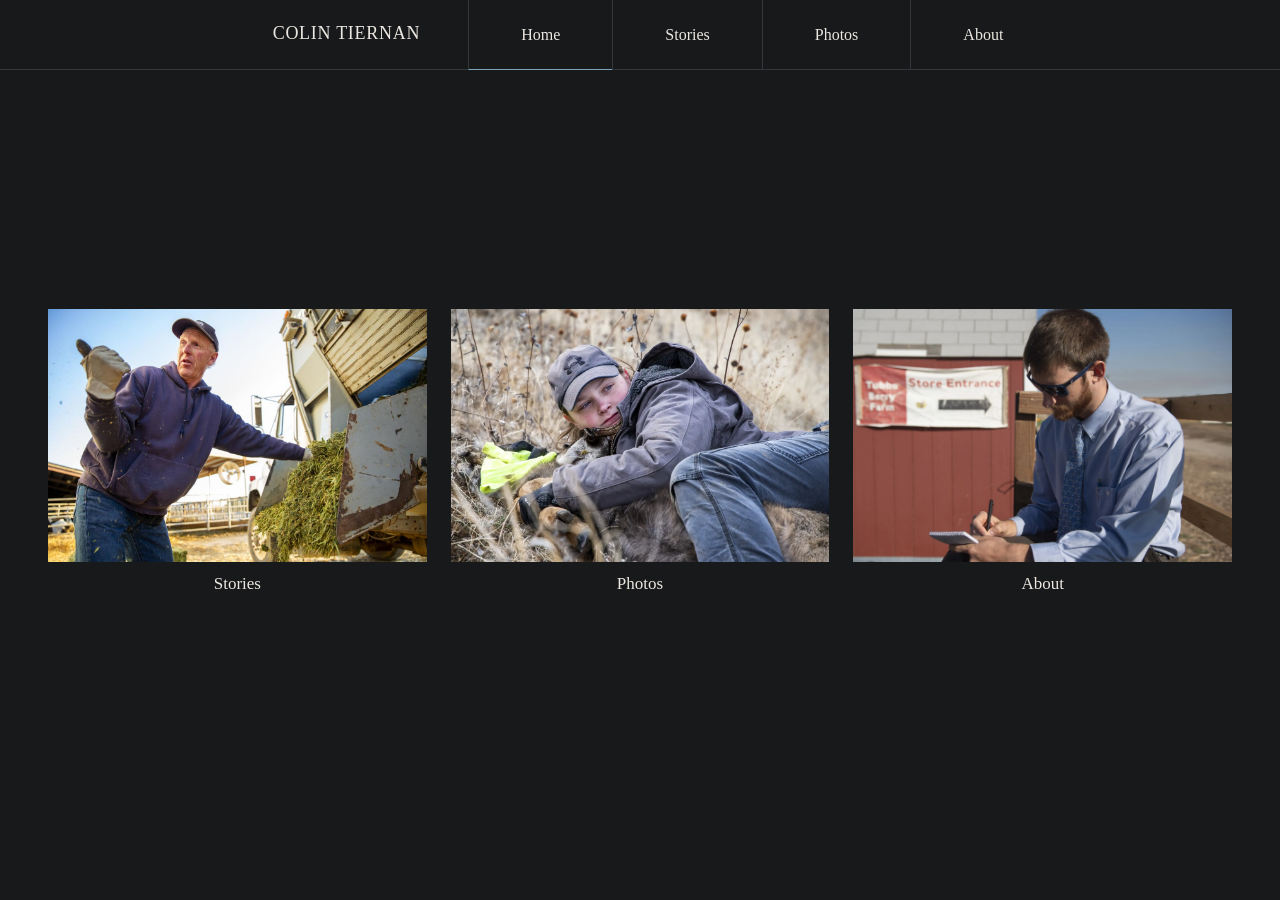
<file: index.html>
<!DOCTYPE html>
<html lang="en">
<head>
  <meta charset="utf-8">
  <meta name="viewport" content="width=device-width, initial-scale=1">
  <title>Colin Tiernan | Reporter and photographer</title>
  <meta name="description" content="Portfolio of Colin Tiernan, reporter and photographer.">
  <link rel="stylesheet" href="css/style.css">
  <link rel="icon" type="image/png" href="favicon.png">
  <link rel="apple-touch-icon" href="apple-touch-icon.png">
</head>
<body>
  <header class="site-header">
    <a href="index.html">
      <span class="site-name">Colin Tiernan</span>
    </a>
    <nav class="site-nav" aria-label="Main">
      <a href="index.html" aria-current="page">Home</a>
      <a href="stories.html">Stories</a>
      <a href="photos.html">Photos</a>
      <a href="about.html">About</a>
    </nav>
  </header>

  <main>
    <ul class="tiles">
      <li><a href="stories.html"><img src="thumbnails/too-much-milk.jpg" alt=""><span>Stories</span></a></li>
      <li><a href="photos.html"><img src="thumbnails/muleys-girl.webp" alt=""><span>Photos</span></a></li>
      <li><a href="about.html"><img src="thumbnails/me.webp" alt=""><span>About</span></a></li>
    </ul>
  </main>
</body>
</html>
</file>
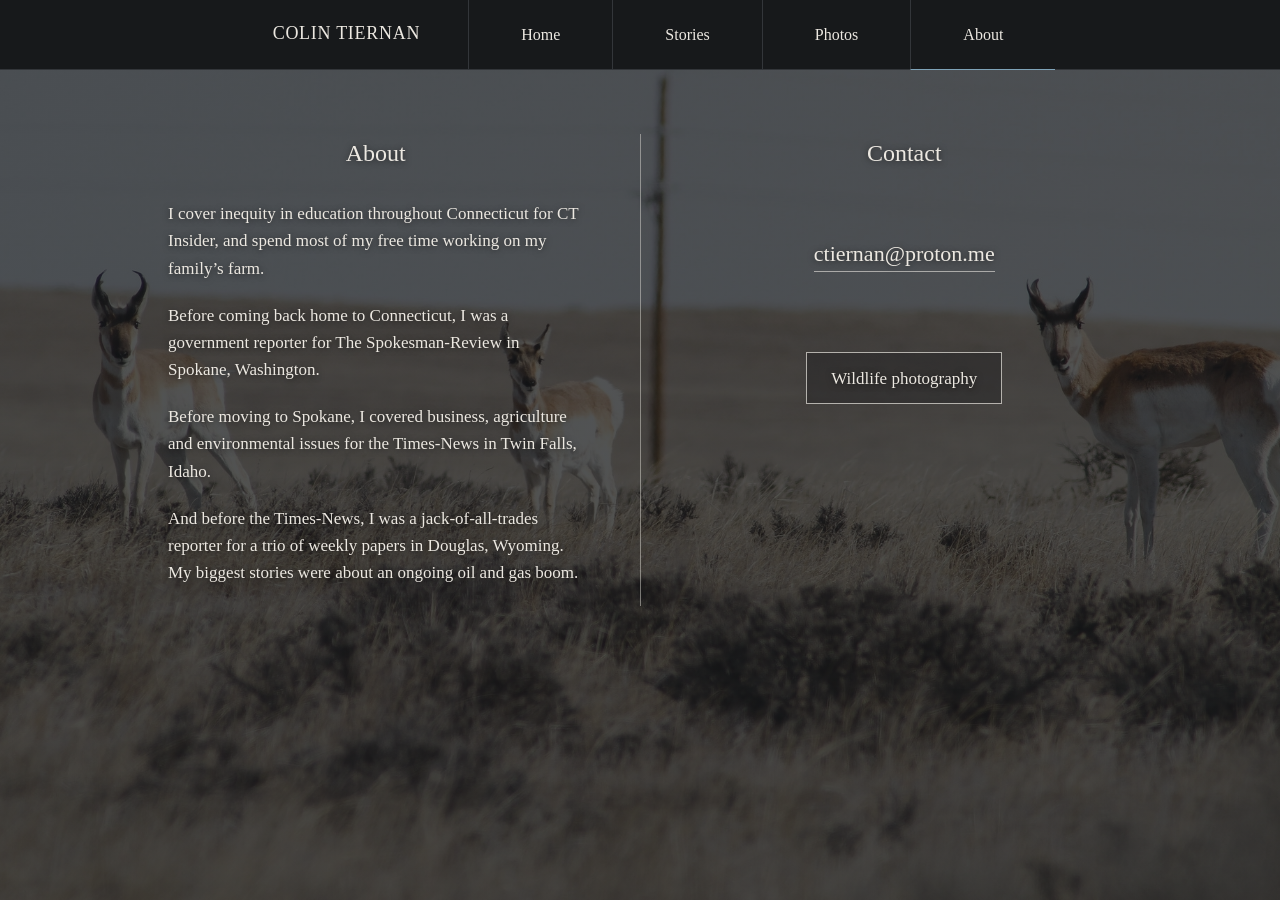
<file: about.html>
<!DOCTYPE html>
<html lang="en">
<head>
  <meta charset="utf-8">
  <meta name="viewport" content="width=device-width, initial-scale=1">
  <title>About | Colin Tiernan</title>
  <meta name="description" content="Colin Tiernan is a reporter and photojournalist who covers inequity in education in Connecticut for CT Insider.">
  <link rel="stylesheet" href="css/style.css">
  <link rel="icon" type="image/png" href="favicon.png">
  <link rel="apple-touch-icon" href="apple-touch-icon.png">
</head>
<body class="about-page">
  <header class="site-header">
    <a href="index.html">
      <span class="site-name">Colin Tiernan</span>
    </a>
    <nav class="site-nav" aria-label="Main">
      <a href="index.html">Home</a>
      <a href="stories.html">Stories</a>
      <a href="photos.html">Photos</a>
      <a href="about.html" aria-current="page">About</a>
    </nav>
  </header>

  <main class="about">
    <section class="about-text">
      <h2>About</h2>
      <p>I cover inequity in education throughout Connecticut for CT Insider, and spend most of my free time working on my family’s farm.</p>
      <p>Before coming back home to Connecticut, I was a government reporter for The Spokesman-Review in Spokane, Washington.</p>
      <p>Before moving to Spokane, I covered business, agriculture and environmental issues for the Times-News in Twin Falls, Idaho.</p>
      <p>And before the Times-News, I was a jack-of-all-trades reporter for a trio of weekly papers in Douglas, Wyoming. My biggest stories were about an ongoing oil and gas boom.</p>
    </section>

    <div class="about-divider" aria-hidden="true"></div>

    <section class="about-contact">
      <h2>Contact</h2>
      <a class="email" href="mailto:ctiernan@proton.me">ctiernan@proton.me</a>
      <div class="links">
        <a href="https://ctwildlife.github.io/photography/index.html" target="_blank" rel="noopener">Wildlife photography</a>
      </div>
    </section>
  </main>
</body>
</html>
</file>
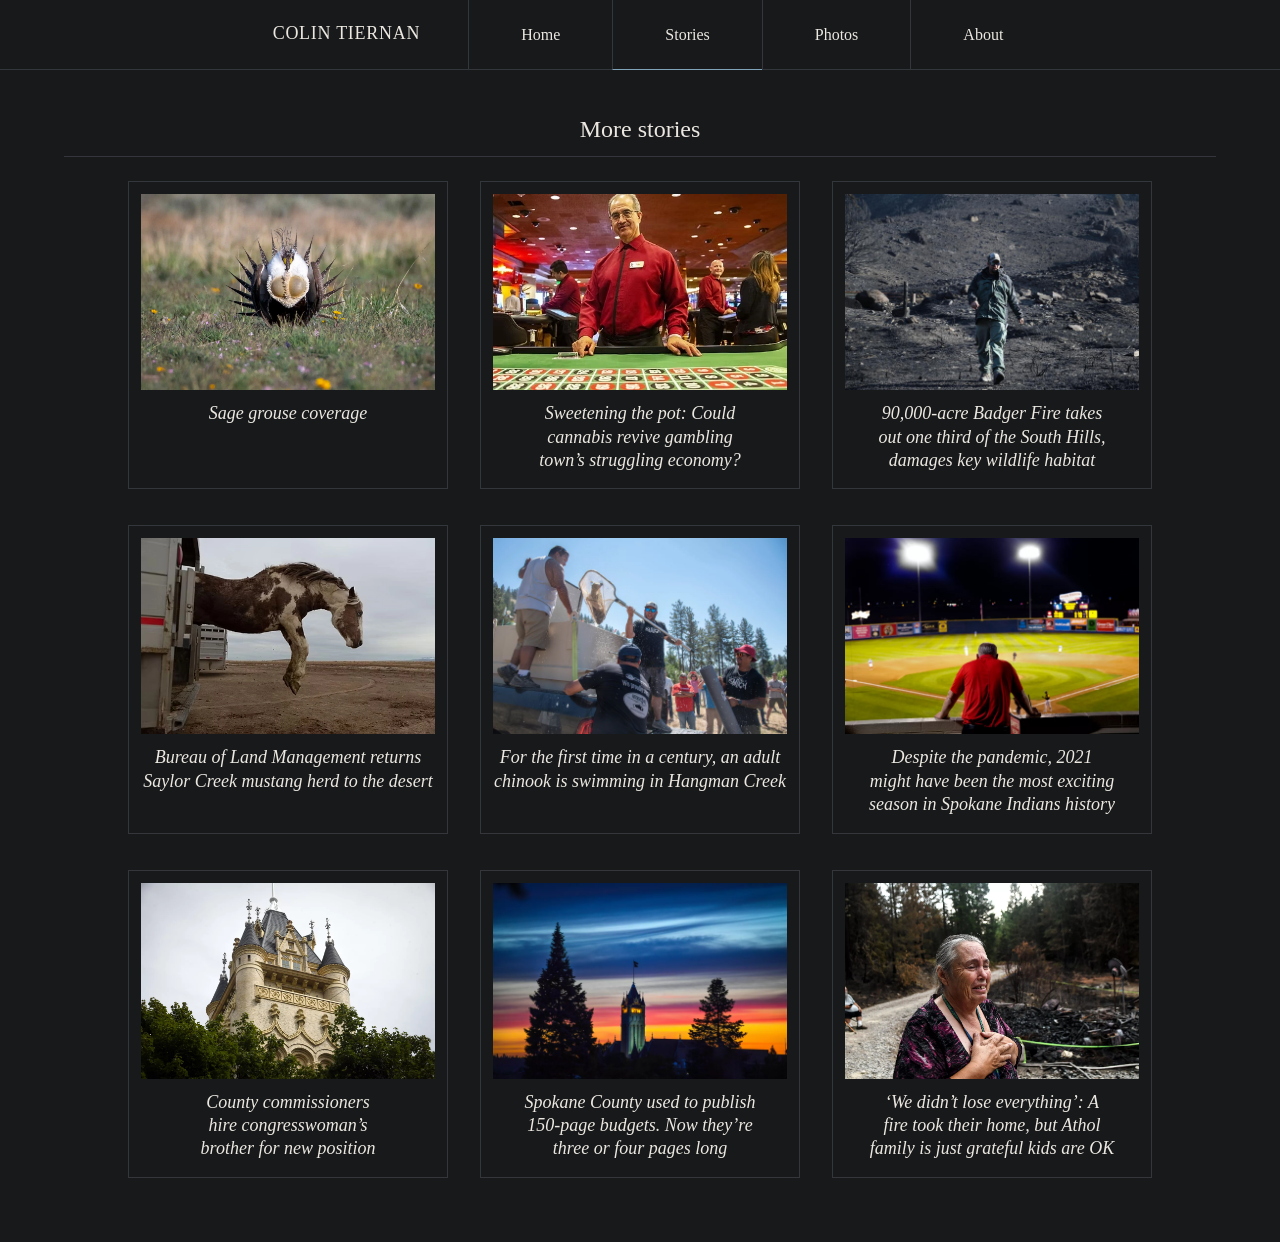
<file: more.html>
<!DOCTYPE html>
<html lang="en">
<head>
  <meta charset="utf-8">
  <meta name="viewport" content="width=device-width, initial-scale=1">
  <title>More stories | Colin Tiernan</title>
  <meta name="description" content="More reporting by Colin Tiernan.">
  <link rel="stylesheet" href="css/style.css">
  <link rel="icon" type="image/png" href="favicon.png">
  <link rel="apple-touch-icon" href="apple-touch-icon.png">
</head>
<body>
  <header class="site-header">
    <a href="index.html">
      <span class="site-name">Colin Tiernan</span>
    </a>
    <nav class="site-nav" aria-label="Main">
      <a href="index.html">Home</a>
      <a href="stories.html" aria-current="page">Stories</a>
      <a href="photos.html">Photos</a>
      <a href="about.html">About</a>
    </nav>
  </header>

  <main>
    <section class="beat">
      <h2>More stories</h2>
      <ul class="grid" id="stories"></ul>
    </section>
  </main>

  <script src="js/more-stories.js"></script>
  <script>
    const list = document.getElementById("stories");

    for (const s of MORE_STORIES) {
      const li = document.createElement("li");
      const a = document.createElement("a");
      a.className = "card";
      a.href = s.link;
      a.target = "_blank";
      a.rel = "noopener";

      const img = document.createElement("img");
      img.src = s.image;
      img.alt = "";
      img.loading = "lazy";

      const h3 = document.createElement("h3");
      h3.textContent = s.title;

      a.append(img, h3);
      li.append(a);
      list.append(li);
    }
  </script>
</body>
</html>
</file>
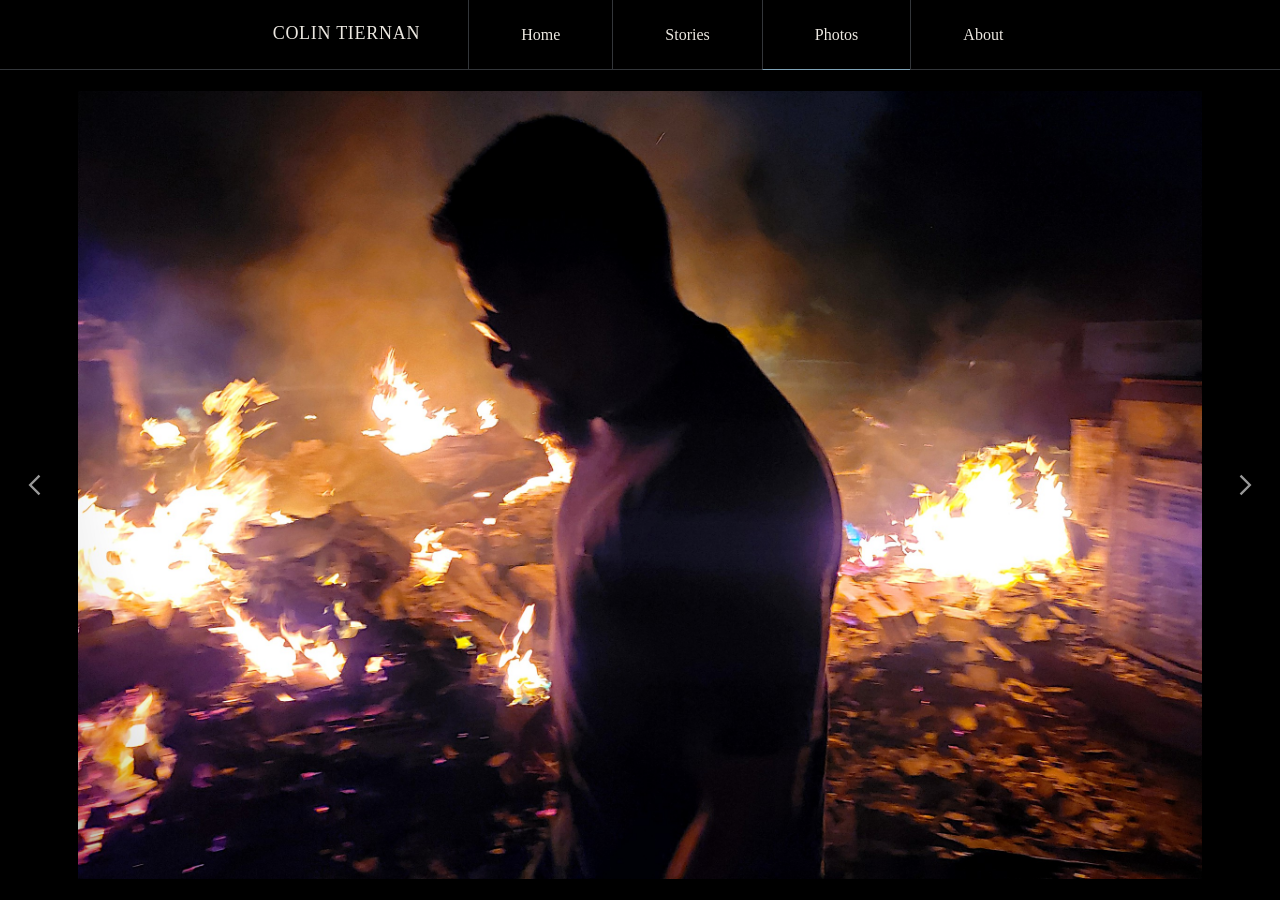
<file: photojournalism-dailies.html>
<!DOCTYPE html>
<html lang="en">
<head>
<meta charset="utf-8">
<meta name="viewport" content="width=device-width, initial-scale=1">
<link rel="stylesheet" href="css/style.css">
<link rel="stylesheet" href="css/gallery.css">
<link rel="icon" type="image/png" href="favicon.png">
<link rel="apple-touch-icon" href="apple-touch-icon.png">
<title>Dailies | Colin Tiernan</title>
</head>
<body class="pjg-page">
<header class="site-header">
  <a href="index.html"><span class="site-name">Colin Tiernan</span></a>
  <nav class="site-nav" aria-label="Main">
    <a href="index.html">Home</a>
    <a href="stories.html">Stories</a>
    <a href="photos.html" aria-current="page">Photos</a>
    <a href="about.html">About</a>
  </nav>
</header>
<div class="pjg-viewer">
  <button class="pjg-arrow" id="pjg-prev" aria-label="Previous photo">
    <svg viewBox="0 0 24 24" aria-hidden="true"><polyline points="15 4 7 12 15 20"/></svg>
  </button>
  <div class="pjg-stage">
    <div class="pjg-frame" id="pjg-frame">
      <img id="pjg-img" alt=""/>
      <div class="pjg-caption" id="pjg-caption">
        <div class="pjg-headline" id="pjg-headline"></div>
        <div class="pjg-text" id="pjg-text"></div>
      </div>
    </div>
  </div>
  <button class="pjg-arrow" id="pjg-next" aria-label="Next photo">
    <svg viewBox="0 0 24 24" aria-hidden="true"><polyline points="9 4 17 12 9 20"/></svg>
  </button>
</div>

<script>
  var photos = [{"src": "images/photography/dailies/01-cover-gray-fire.jpg", "headline": "Gray Fire ravages Medical Lake", "caption": "Isaiah Tonasket looks at the burning rubble of his family's home Friday night in Medical Lake. 'I cried a little bit, not gonna lie,' he said."}, {"src": "images/photography/dailies/02-gray-fire.jpg", "headline": "Gray Fire ravages Medical Lake", "caption": "Doctors Svetlana Cox, Brian Sweatt and Daniel Sim watch the Gray Fire on Friday from a hill in the middle of an alfalfa field near Eastern State Hospital. The Gray Fire destroyed over 200 homes, making it one of the most destructive fires in Washington history."}, {"src": "images/photography/dailies/02a-skater.jpg", "headline": "New Year's on ice", "caption": "A skater zips by on New Year's Eve while looping the Skate Ribbon at Riverfront Park in downtown Spokane."}, {"src": "images/photography/dailies/03-smoke.jpg", "headline": "Smoky hills", "caption": "Wildfire smoke casts a haze over the Palouse on July 22 near Wilbur."}, {"src": "images/photography/dailies/03a-black-friday.jpg", "headline": "Black Friday", "caption": "Jeffery Brendmoen stocks toys Friday at The General Store in Spokane."}, {"src": "images/photography/dailies/04-first-day-of-class-csi.jpg", "headline": "Back to school", "caption": "College of Southern Idaho student Madeline Wherry waits for class to begin Monday on the first day of the fall semester."}, {"src": "images/photography/dailies/06-sunset.jpg", "headline": "Saltese sunset", "caption": "A young couple, who chose to remain anonymous, watch the sunset Thursday from a high point in the Saltese Uplands Conservation Area southeast of Spokane Valley."}];

  var idx = 0;
  var img = document.getElementById("pjg-img");
  var cap = document.getElementById("pjg-caption");
  var head = document.getElementById("pjg-headline");
  var text = document.getElementById("pjg-text");
  var frame = document.getElementById("pjg-frame");

  img.addEventListener("load", function () { img.style.opacity = 1; });

  function preload(i) {
    var n = (i + photos.length) % photos.length;
    var p = new Image();
    p.src = photos[n].src;
  }

  function show(i) {
    idx = (i + photos.length) % photos.length;
    var p = photos[idx];
    img.style.opacity = 0;
    img.src = p.src;
    img.alt = p.headline || p.caption;
    head.textContent = p.headline;
    text.textContent = p.caption;
    cap.style.display = (p.headline || p.caption) ? "" : "none";
    frame.classList.remove("show-caption");
    preload(idx + 1);
    preload(idx - 1);
  }

  document.getElementById("pjg-prev").addEventListener("click", function () { show(idx - 1); });
  document.getElementById("pjg-next").addEventListener("click", function () { show(idx + 1); });

  document.addEventListener("keydown", function (e) {
    if (e.key === "ArrowLeft") show(idx - 1);
    if (e.key === "ArrowRight") show(idx + 1);
  });

  var startX = null;
  frame.addEventListener("touchstart", function (e) { startX = e.touches[0].clientX; }, { passive: true });
  frame.addEventListener("touchend", function (e) {
    if (startX === null) return;
    var dx = e.changedTouches[0].clientX - startX;
    startX = null;
    if (Math.abs(dx) > 50) show(dx > 0 ? idx - 1 : idx + 1);
  });

  if (window.matchMedia("(hover: none)").matches) {
    frame.addEventListener("click", function () { frame.classList.toggle("show-caption"); });
  }

  show(0);
</script>
</body>
</html>
</file>
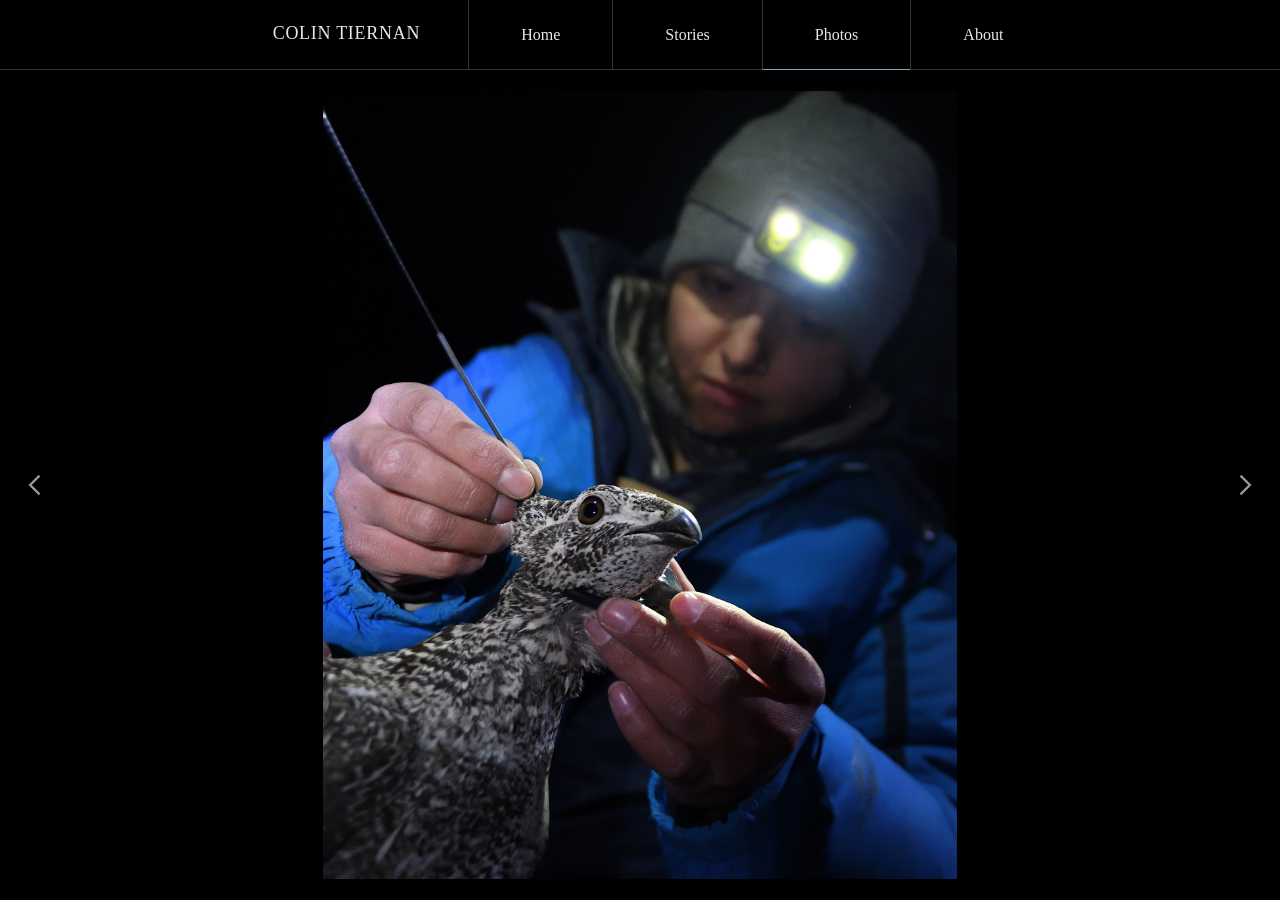
<file: photojournalism-environment.html>
<!DOCTYPE html>
<html lang="en">
<head>
<meta charset="utf-8">
<meta name="viewport" content="width=device-width, initial-scale=1">
<link rel="stylesheet" href="css/style.css">
<link rel="stylesheet" href="css/gallery.css">
<link rel="icon" type="image/png" href="favicon.png">
<link rel="apple-touch-icon" href="apple-touch-icon.png">
<title>Environment | Colin Tiernan</title>
</head>
<body class="pjg-page">
<header class="site-header">
  <a href="index.html"><span class="site-name">Colin Tiernan</span></a>
  <nav class="site-nav" aria-label="Main">
    <a href="index.html">Home</a>
    <a href="stories.html">Stories</a>
    <a href="photos.html" aria-current="page">Photos</a>
    <a href="about.html">About</a>
  </nav>
</header>
<div class="pjg-viewer">
  <button class="pjg-arrow" id="pjg-prev" aria-label="Previous photo">
    <svg viewBox="0 0 24 24" aria-hidden="true"><polyline points="15 4 7 12 15 20"/></svg>
  </button>
  <div class="pjg-stage">
    <div class="pjg-frame" id="pjg-frame">
      <img id="pjg-img" alt=""/>
      <div class="pjg-caption" id="pjg-caption">
        <div class="pjg-headline" id="pjg-headline"></div>
        <div class="pjg-text" id="pjg-text"></div>
      </div>
    </div>
  </div>
  <button class="pjg-arrow" id="pjg-next" aria-label="Next photo">
    <svg viewBox="0 0 24 24" aria-hidden="true"><polyline points="9 4 17 12 9 20"/></svg>
  </button>
</div>

<script>
  var photos = [{"src": "images/photography/environment/01-sage-grouse.jpg", "headline": "Grazing and grouse", "caption": "Wildlife technician Sam Siller makes sure a radio collar fits snugly around a sage grouse hen's neck March 18 west of Rogerson. Siller is part of a capture team collecting data for a 10-year research project looking at the impact of livestock grazing on sage grouse."}, {"src": "images/photography/environment/01a-pronghorn.jpg", "headline": "Where do the antelope play?", "caption": "Ryan Walrath (left) and Jon Prokott of Idaho Fish and Game process a pronghorn Aug. 8 near Bellevue. Fish and Game is collaring pronghorn in order to track them and gather new information on migration patterns."}, {"src": "images/photography/environment/02a-badger.jpg", "headline": "What happened at the Badger Fire?", "caption": "USFS district wildlife biologist Scott Soletti walks Oct. 9 over land charred by the Badger Fire. The 90,000-acre burn will likely have some positive impacts, but loss of habitat could pose major challenges for several wildlife species."}, {"src": "images/photography/environment/02b-badger.jpg", "headline": "What happened at the Badger Fire?", "caption": "Firefighters on the BAER (Burn Area Emergency Response) team talk to Scott Soletti on Oct. 9. The BAER team spent about a week in the South Hills after the Badger Fire, removing snags and assessing the damage."}, {"src": "images/photography/environment/03-badger.jpg", "headline": "What happened at the Badger Fire?", "caption": "USFS district biologist Scott Soletti surveys the damage caused by the Badger Fire Oct. 9 along Rock Creek in the South Hills."}, {"src": "images/photography/environment/04-ranchers.jpg", "headline": "Blacker pastures", "caption": "Doug Pickett (left) and his son Strom sort bulls Dec. 22 during a snow flurry at their ranch near Oakley. The Badger Fire killed more than a hundred sheep and cows and burned thousands of acres of rangeland."}, {"src": "images/photography/environment/05a-muleys.jpg", "headline": "Catching deer in the desert", "caption": "Idaho Fish Game Wildlife Biologist Brandon Tycz carries poles Friday to a mule deer capture site near King Hill."}, {"src": "images/photography/environment/05b-muleys.jpg", "headline": "Catching deer in the desert", "caption": "Reservist Glenn McNally (left) and habitat biologist Terry Gregory put up a drive net Friday at a capture site near King Hill. A helicopter herds mule deer into the nets, then a capture team quickly grabs them and puts a GPS tracking collar around the fawns' necks."}, {"src": "images/photography/environment/05c-cover-muleys.jpg", "headline": "Catching deer in the desert", "caption": "Wildlife technician Amy Hilger holds a mule deer tight Friday at a capture site near King Hill. Idaho Fish and Game collars mule deer fawns in order to monitor winter survival rates."}, {"src": "images/photography/environment/05d-muleys.jpg", "headline": "Catching deer in the desert", "caption": "Richard Bean pulls a mule deer fawn out of a net at a capture site Friday while Nick Robatcek looks on. Thousands of mule deer spend the winter in the desert near King Hill."}, {"src": "images/photography/environment/06-burn.jpg", "headline": "A good burn", "caption": "U.S. Forest Service District Wildlife Biologist Scott Soletti uses a drip torch at a prescribed burn Sept. 25 in the South Hills. Last week's 67-acre fire was small compared to the large burns the USFS has planned, but helped firefighters train for larger projects."}, {"src": "images/photography/environment/07a-pinyon.jpg", "headline": "The pinyon pine mystery", "caption": "U.S. Forest Service Plant Pathologist Angel Saavedra digs out the roots of a young, dead pinyon pine tree in late August at Castle Rocks State Park. Pinyon pines appear to be dying faster than usual at City of Rocks National Reserve and Castle Rocks State Park, prompting concern from park leaders."}, {"src": "images/photography/environment/07b-pinyon.jpg", "headline": "The pinyon pine mystery", "caption": "Angel Saavedra scrapes at the bark of a pinyon pine at Castle Rocks State Park near Almo. Pinyon pines \"pitch\" gobs of sap when Ips beetles start feeding on their inner bark in an effort to expel the invaders."}, {"src": "images/photography/environment/07c-pinyon.jpg", "headline": "The pinyon pine mystery", "caption": "Angel Saavedra holds an Ips beetle larva that he gouged out of a dead pinyon pine. The beetle is a native species that feeds on the inner bark of trees."}, {"src": "images/photography/environment/07d-pinyon.jpg", "headline": "The pinyon pine mystery", "caption": "Maria Newcomb, a US Forest Service plant pathologist, examines a young pinyon pine at Castle Rocks State Park."}, {"src": "images/photography/environment/Bats%201.jpg", "headline": "Batmen", "caption": "Washington Department of Fish and Wildlife biologist Michael Atamian prepares a drone before the start of a bat survey June 15 at an abandoned ranch house in remote Lincoln County."}, {"src": "images/photography/environment/best%20bats.jpg", "headline": "Batmen", "caption": "Washington Department of Fish and Wildlife biologists Carrie Lowe, left, and Michael Atamian go over the results of a bat count June 15 at an abandoned ranch house in remote Lincoln County."}];

  var idx = 0;
  var img = document.getElementById("pjg-img");
  var cap = document.getElementById("pjg-caption");
  var head = document.getElementById("pjg-headline");
  var text = document.getElementById("pjg-text");
  var frame = document.getElementById("pjg-frame");

  img.addEventListener("load", function () { img.style.opacity = 1; });

  function preload(i) {
    var n = (i + photos.length) % photos.length;
    var p = new Image();
    p.src = photos[n].src;
  }

  function show(i) {
    idx = (i + photos.length) % photos.length;
    var p = photos[idx];
    img.style.opacity = 0;
    img.src = p.src;
    img.alt = p.headline || p.caption;
    head.textContent = p.headline;
    text.textContent = p.caption;
    cap.style.display = (p.headline || p.caption) ? "" : "none";
    frame.classList.remove("show-caption");
    preload(idx + 1);
    preload(idx - 1);
  }

  document.getElementById("pjg-prev").addEventListener("click", function () { show(idx - 1); });
  document.getElementById("pjg-next").addEventListener("click", function () { show(idx + 1); });

  document.addEventListener("keydown", function (e) {
    if (e.key === "ArrowLeft") show(idx - 1);
    if (e.key === "ArrowRight") show(idx + 1);
  });

  var startX = null;
  frame.addEventListener("touchstart", function (e) { startX = e.touches[0].clientX; }, { passive: true });
  frame.addEventListener("touchend", function (e) {
    if (startX === null) return;
    var dx = e.changedTouches[0].clientX - startX;
    startX = null;
    if (Math.abs(dx) > 50) show(dx > 0 ? idx - 1 : idx + 1);
  });

  if (window.matchMedia("(hover: none)").matches) {
    frame.addEventListener("click", function () { frame.classList.toggle("show-caption"); });
  }

  show(0);
</script>
</body>
</html>
</file>
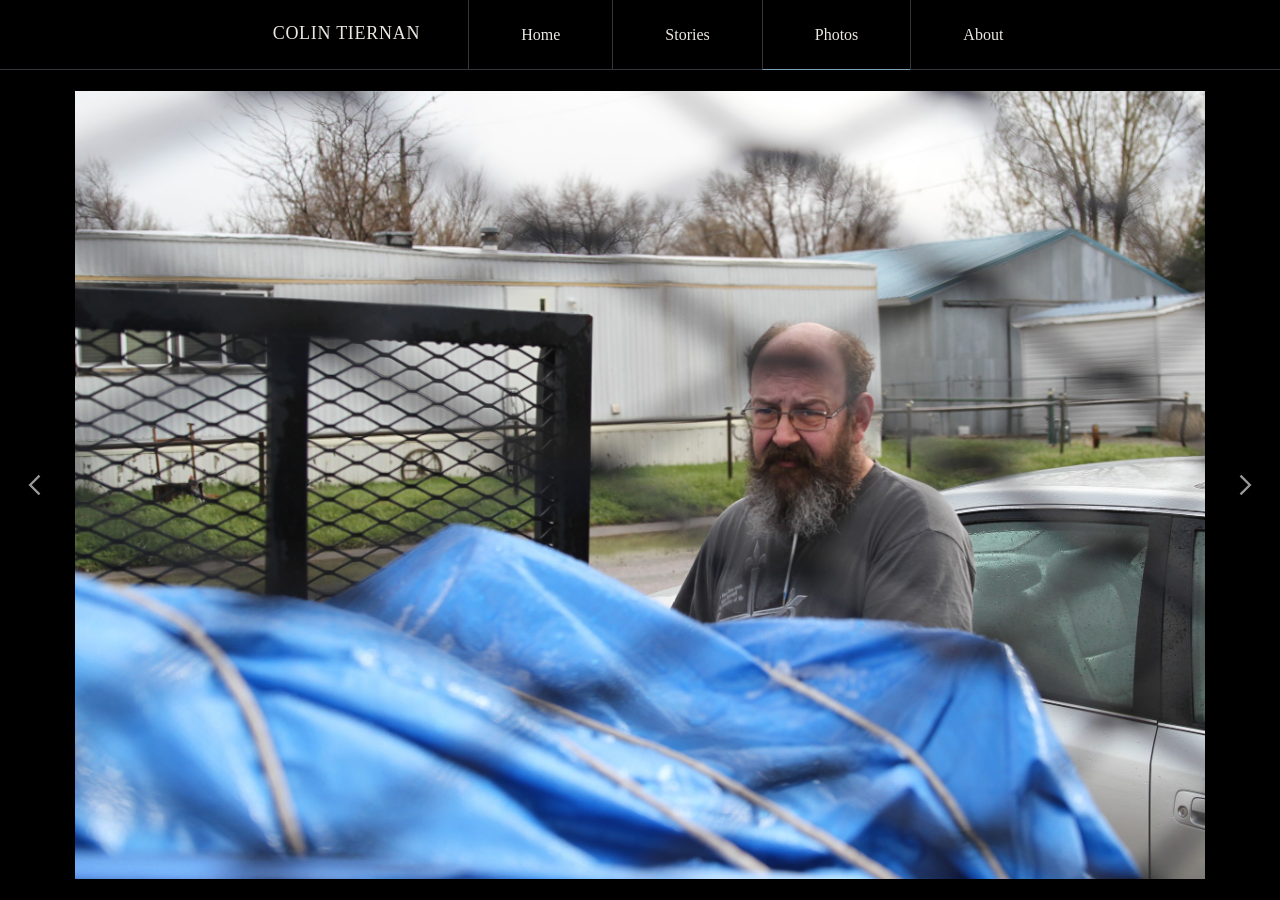
<file: photojournalism-features.html>
<!DOCTYPE html>
<html lang="en">
<head>
<meta charset="utf-8">
<meta name="viewport" content="width=device-width, initial-scale=1">
<link rel="stylesheet" href="css/style.css">
<link rel="stylesheet" href="css/gallery.css">
<link rel="icon" type="image/png" href="favicon.png">
<link rel="apple-touch-icon" href="apple-touch-icon.png">
<title>Features | Colin Tiernan</title>
</head>
<body class="pjg-page">
<header class="site-header">
  <a href="index.html"><span class="site-name">Colin Tiernan</span></a>
  <nav class="site-nav" aria-label="Main">
    <a href="index.html">Home</a>
    <a href="stories.html">Stories</a>
    <a href="photos.html" aria-current="page">Photos</a>
    <a href="about.html">About</a>
  </nav>
</header>
<div class="pjg-viewer">
  <button class="pjg-arrow" id="pjg-prev" aria-label="Previous photo">
    <svg viewBox="0 0 24 24" aria-hidden="true"><polyline points="15 4 7 12 15 20"/></svg>
  </button>
  <div class="pjg-stage">
    <div class="pjg-frame" id="pjg-frame">
      <img id="pjg-img" alt=""/>
      <div class="pjg-caption" id="pjg-caption">
        <div class="pjg-headline" id="pjg-headline"></div>
        <div class="pjg-text" id="pjg-text"></div>
      </div>
    </div>
  </div>
  <button class="pjg-arrow" id="pjg-next" aria-label="Next photo">
    <svg viewBox="0 0 24 24" aria-hidden="true"><polyline points="9 4 17 12 9 20"/></svg>
  </button>
</div>

<script>
  var photos = [{"src": "images/photography/features/01a-cover-walt.jpg", "headline": "Goodbye Glenrock", "caption": "Walt Peterson, a lifelong resident of Glenrock, packs all of his family's possessions into a trailer attached to his Jeep. The Danaher subdivision is being rezoned, forcing most of its mobile home owners to leave town. The Petersons are abandoning their home of 20 years to move to Alabama."}, {"src": "images/photography/features/03a-louis.jpg", "headline": "Walking by faith", "caption": "Louis Grimes has been walking America by foot for decades. He's still preaching, but after losing his sight, he's settled down in Douglas."}, {"src": "images/photography/features/03b-louis.jpg", "headline": "Walking by faith", "caption": "Grimes sits in his apartment and places one of his well-worn Bibles in front of a machine that reads text aloud to him. After reading the Bible nightly for much of his life, Grimes has large sections of it memorized."}, {"src": "images/photography/features/03c-louis.jpg", "headline": "Walking by faith", "caption": "Grimes feels the pages of his two Bibles."}, {"src": "images/photography/features/03d-louis.jpg", "headline": "Walking by faith", "caption": "Despite being blind, Grimes decorated a tree for Christmas and placed it in his window."}, {"src": "images/photography/features/04-carl.jpg", "headline": "Mothing to boast of", "caption": "Carl Barrentine examines a moth attracted to one of his ultraviolet lights Sept. 1, 2022, in his Spokane backyard. Barrentine captures moths every night from March through November and documents his findings. He's one of the world's most prolific moth-ers and has observed dozens of species entomologists hadn't previously recorded in the Inland Northwest."}, {"src": "images/photography/features/05-bob.jpg", "headline": "Bloomsday", "caption": "Bob Felton jogs through a covered bridge March 24 in Newport, New Hampshire to stage a photo. Felton runs in Bloomsday — Spokane's annual road race — every year despite moving away more than 20 years ago."}, {"src": "images/photography/features/06-east-hartford.jpg", "headline": "High expectations", "caption": "Fourth graders Catarina Catorze, left, and Emily Rivera work on math problems Sept. 24 at Langford Elementary School in East Hartford. Over the last 10 years, East Hartford's test scores have improved dramatically."}, {"src": "images/photography/features/06a-east-hartford.jpg", "headline": "High expectations", "caption": "Fourth grade teacher Emma Kerr gives her students instructions Sept. 24 before sending them off to learn about fractions at Langford Elementary School in East Hartford."}, {"src": "images/photography/features/06b-east-hartford.jpg", "headline": "High expecations", "caption": "Fourth graders Eviana Gonzalez and Zoee Gilles match up equivalent fractions Sept. 24 at Langford Elementary School in East Hartford."}, {"src": "images/photography/features/06c-east-hartford.jpg", "headline": "High expecations", "caption": "Fourth grade teacher Amy Cancellieri helps Zoee Gilles, left, and Eviana Gonzalez work through fraction problems Sept. 24 at Langford Elementary School in East Hartford."}, {"src": "images/photography/features/06d-east-hartford.jpg", "headline": "High expectations", "caption": "Fourth grader Jason Oteng uses a magnet to stick his packet of math problems to a whiteboard Sept. 24 at Langford Elementary School in East Hartford."}];

  var idx = 0;
  var img = document.getElementById("pjg-img");
  var cap = document.getElementById("pjg-caption");
  var head = document.getElementById("pjg-headline");
  var text = document.getElementById("pjg-text");
  var frame = document.getElementById("pjg-frame");

  img.addEventListener("load", function () { img.style.opacity = 1; });

  function preload(i) {
    var n = (i + photos.length) % photos.length;
    var p = new Image();
    p.src = photos[n].src;
  }

  function show(i) {
    idx = (i + photos.length) % photos.length;
    var p = photos[idx];
    img.style.opacity = 0;
    img.src = p.src;
    img.alt = p.headline || p.caption;
    head.textContent = p.headline;
    text.textContent = p.caption;
    cap.style.display = (p.headline || p.caption) ? "" : "none";
    frame.classList.remove("show-caption");
    preload(idx + 1);
    preload(idx - 1);
  }

  document.getElementById("pjg-prev").addEventListener("click", function () { show(idx - 1); });
  document.getElementById("pjg-next").addEventListener("click", function () { show(idx + 1); });

  document.addEventListener("keydown", function (e) {
    if (e.key === "ArrowLeft") show(idx - 1);
    if (e.key === "ArrowRight") show(idx + 1);
  });

  var startX = null;
  frame.addEventListener("touchstart", function (e) { startX = e.touches[0].clientX; }, { passive: true });
  frame.addEventListener("touchend", function (e) {
    if (startX === null) return;
    var dx = e.changedTouches[0].clientX - startX;
    startX = null;
    if (Math.abs(dx) > 50) show(dx > 0 ? idx - 1 : idx + 1);
  });

  if (window.matchMedia("(hover: none)").matches) {
    frame.addEventListener("click", function () { frame.classList.toggle("show-caption"); });
  }

  show(0);
</script>
</body>
</html>
</file>
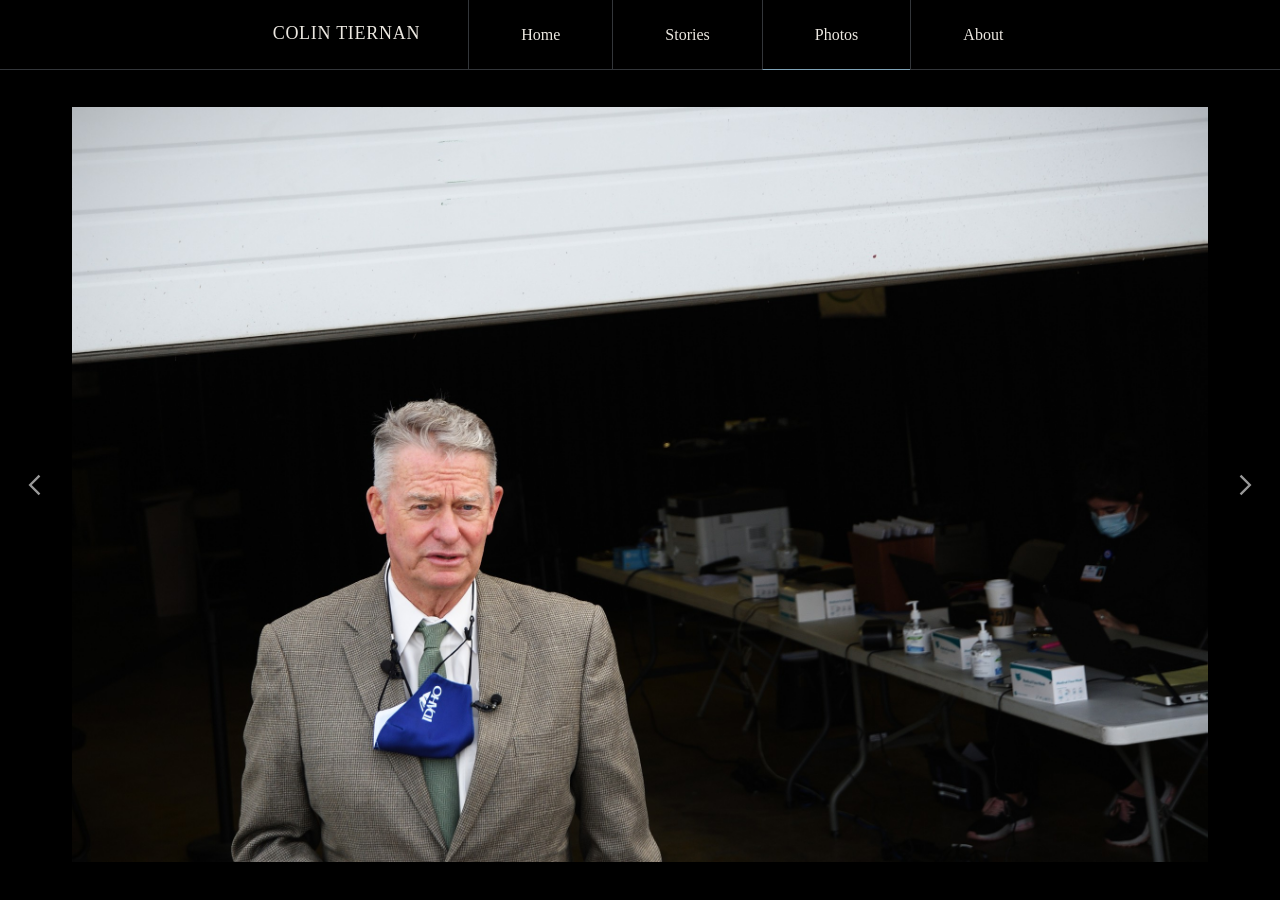
<file: photojournalism-government.html>
<!DOCTYPE html>
<html lang="en">
<head>
<meta charset="utf-8">
<meta name="viewport" content="width=device-width, initial-scale=1">
<link rel="stylesheet" href="css/style.css">
<link rel="stylesheet" href="css/gallery.css">
<link rel="icon" type="image/png" href="favicon.png">
<link rel="apple-touch-icon" href="apple-touch-icon.png">
<title>Government | Colin Tiernan</title>
</head>
<body class="pjg-page">
<header class="site-header">
  <a href="index.html"><span class="site-name">Colin Tiernan</span></a>
  <nav class="site-nav" aria-label="Main">
    <a href="index.html">Home</a>
    <a href="stories.html">Stories</a>
    <a href="photos.html" aria-current="page">Photos</a>
    <a href="about.html">About</a>
  </nav>
</header>
<div class="pjg-viewer">
  <button class="pjg-arrow" id="pjg-prev" aria-label="Previous photo">
    <svg viewBox="0 0 24 24" aria-hidden="true"><polyline points="15 4 7 12 15 20"/></svg>
  </button>
  <div class="pjg-stage">
    <div class="pjg-frame" id="pjg-frame">
      <img id="pjg-img" alt=""/>
      <div class="pjg-caption" id="pjg-caption">
        <div class="pjg-headline" id="pjg-headline"></div>
        <div class="pjg-text" id="pjg-text"></div>
      </div>
    </div>
  </div>
  <button class="pjg-arrow" id="pjg-next" aria-label="Next photo">
    <svg viewBox="0 0 24 24" aria-hidden="true"><polyline points="9 4 17 12 9 20"/></svg>
  </button>
</div>

<script>
  var photos = [{"src": "images/photography/government/01-cover-little.jpg", "headline": "Little tours antibody site", "caption": "Idaho Gov. Brad Little speaks to the press Wednesday at a monoclonal antibody treatment site in Coeur d'Alene."}, {"src": "images/photography/government/02-saltese.jpg", "headline": "A farmer's demand in honor of his mother", "caption": "Spokane County Commissioner Mary Kuney, right, hugs Bud Morrison on Friday at a groundbreaking for the Doris Morrison Learning Center at Saltese Flats."}, {"src": "images/photography/government/03-storment.jpg", "headline": "Cracking the case", "caption": "Spokane Police Department Sgt. Zac Storment talks during a press conference Friday after solving the Candy Rogers cold case."}, {"src": "images/photography/government/04-waldref.jpg", "headline": "Fraud settlement", "caption": "U.S. District Attorney Vanessa Waldref speaks at a news conference Tuesday in front of the Thomas S. Foley United States Courthouse in downtown Spokane."}, {"src": "images/photography/government/05-lamont.jpg", "headline": "Fighting Trump", "caption": "Connecticut Gov. Ned Lamont discusses the importance of Head Start on Tuesday in New Haven."}];

  var idx = 0;
  var img = document.getElementById("pjg-img");
  var cap = document.getElementById("pjg-caption");
  var head = document.getElementById("pjg-headline");
  var text = document.getElementById("pjg-text");
  var frame = document.getElementById("pjg-frame");

  img.addEventListener("load", function () { img.style.opacity = 1; });

  function preload(i) {
    var n = (i + photos.length) % photos.length;
    var p = new Image();
    p.src = photos[n].src;
  }

  function show(i) {
    idx = (i + photos.length) % photos.length;
    var p = photos[idx];
    img.style.opacity = 0;
    img.src = p.src;
    img.alt = p.headline || p.caption;
    head.textContent = p.headline;
    text.textContent = p.caption;
    cap.style.display = (p.headline || p.caption) ? "" : "none";
    frame.classList.remove("show-caption");
    preload(idx + 1);
    preload(idx - 1);
  }

  document.getElementById("pjg-prev").addEventListener("click", function () { show(idx - 1); });
  document.getElementById("pjg-next").addEventListener("click", function () { show(idx + 1); });

  document.addEventListener("keydown", function (e) {
    if (e.key === "ArrowLeft") show(idx - 1);
    if (e.key === "ArrowRight") show(idx + 1);
  });

  var startX = null;
  frame.addEventListener("touchstart", function (e) { startX = e.touches[0].clientX; }, { passive: true });
  frame.addEventListener("touchend", function (e) {
    if (startX === null) return;
    var dx = e.changedTouches[0].clientX - startX;
    startX = null;
    if (Math.abs(dx) > 50) show(dx > 0 ? idx - 1 : idx + 1);
  });

  if (window.matchMedia("(hover: none)").matches) {
    frame.addEventListener("click", function () { frame.classList.toggle("show-caption"); });
  }

  show(0);
</script>
</body>
</html>
</file>
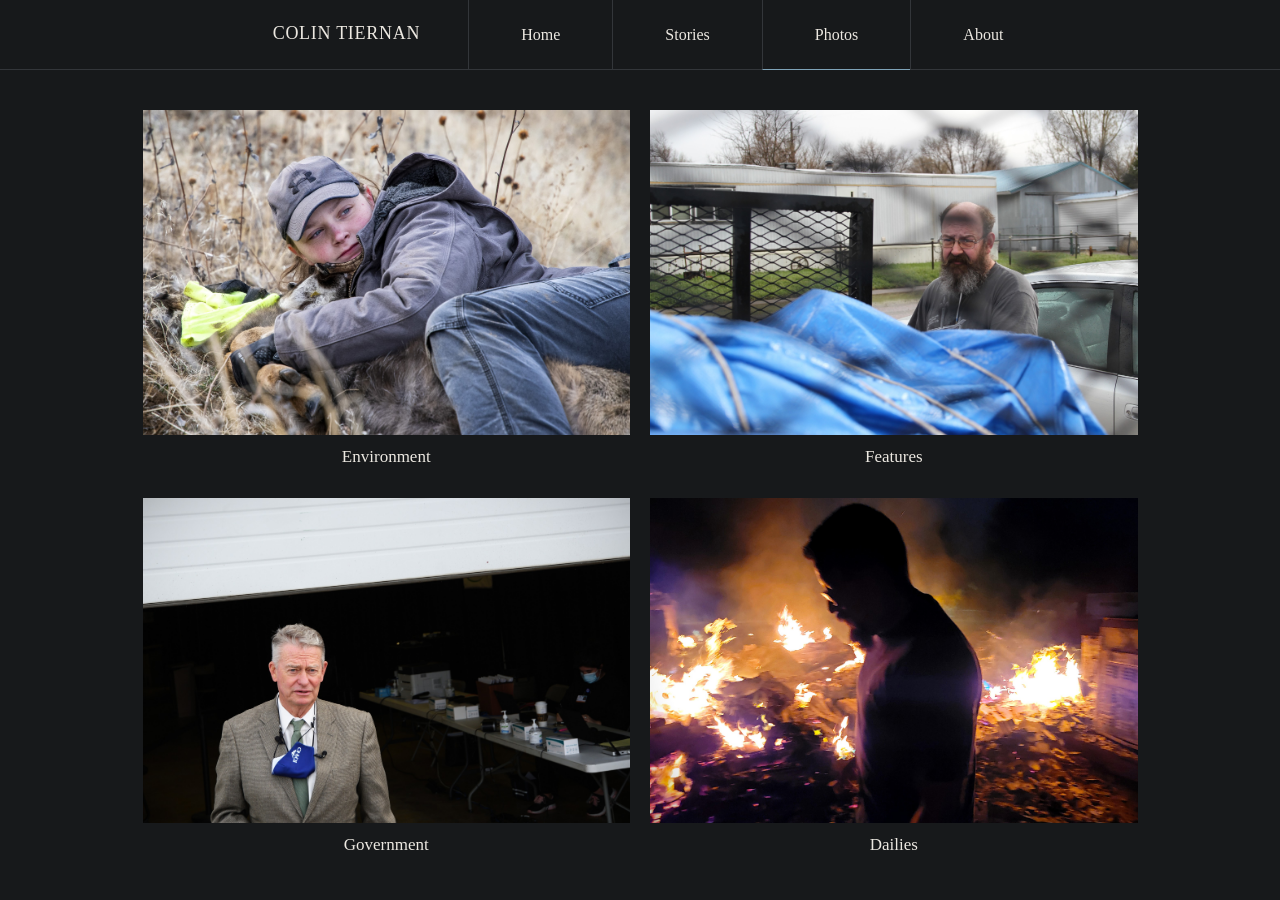
<file: photos.html>
<!DOCTYPE html>
<html lang="en">
<head>
<meta charset="utf-8">
<meta name="viewport" content="width=device-width, initial-scale=1">
<link rel="stylesheet" href="css/style.css">
<link rel="stylesheet" href="css/gallery.css">
<link rel="icon" type="image/png" href="favicon.png">
<link rel="apple-touch-icon" href="apple-touch-icon.png">
<title>Photography | Colin Tiernan</title>
</head>
<body>
<header class="site-header">
  <a href="index.html"><span class="site-name">Colin Tiernan</span></a>
  <nav class="site-nav" aria-label="Main">
    <a href="index.html">Home</a>
    <a href="stories.html">Stories</a>
    <a href="photos.html" aria-current="page">Photos</a>
    <a href="about.html">About</a>
  </nav>
</header>
<main class="pj-main">
  <div class="pj-grid">
    <a class="pj-tile" href="photojournalism-environment.html">
      <img src="images/photography/environment/05c-cover-muleys.jpg" alt="Environment photojournalism" style="object-position: 50% 37%;">
      <h2>Environment</h2>
    </a>
    <a class="pj-tile" href="photojournalism-features.html">
      <img src="images/photography/features/01a-cover-walt.jpg" alt="Features photojournalism" style="object-position: 50% 50%;">
      <h2>Features</h2>
    </a>
    <a class="pj-tile" href="photojournalism-government.html">
      <img src="images/photography/government/01-cover-little.jpg" alt="Government photojournalism" style="object-position: 10% 50%;">
      <h2>Government</h2>
    </a>
    <a class="pj-tile" href="photojournalism-dailies.html">
      <img src="images/photography/dailies/01-cover-gray-fire.jpg" alt="Dailies photojournalism" style="object-position: 50% 30%;">
      <h2>Dailies</h2>
    </a>
  </div>
</main>
</body>
</html>
</file>
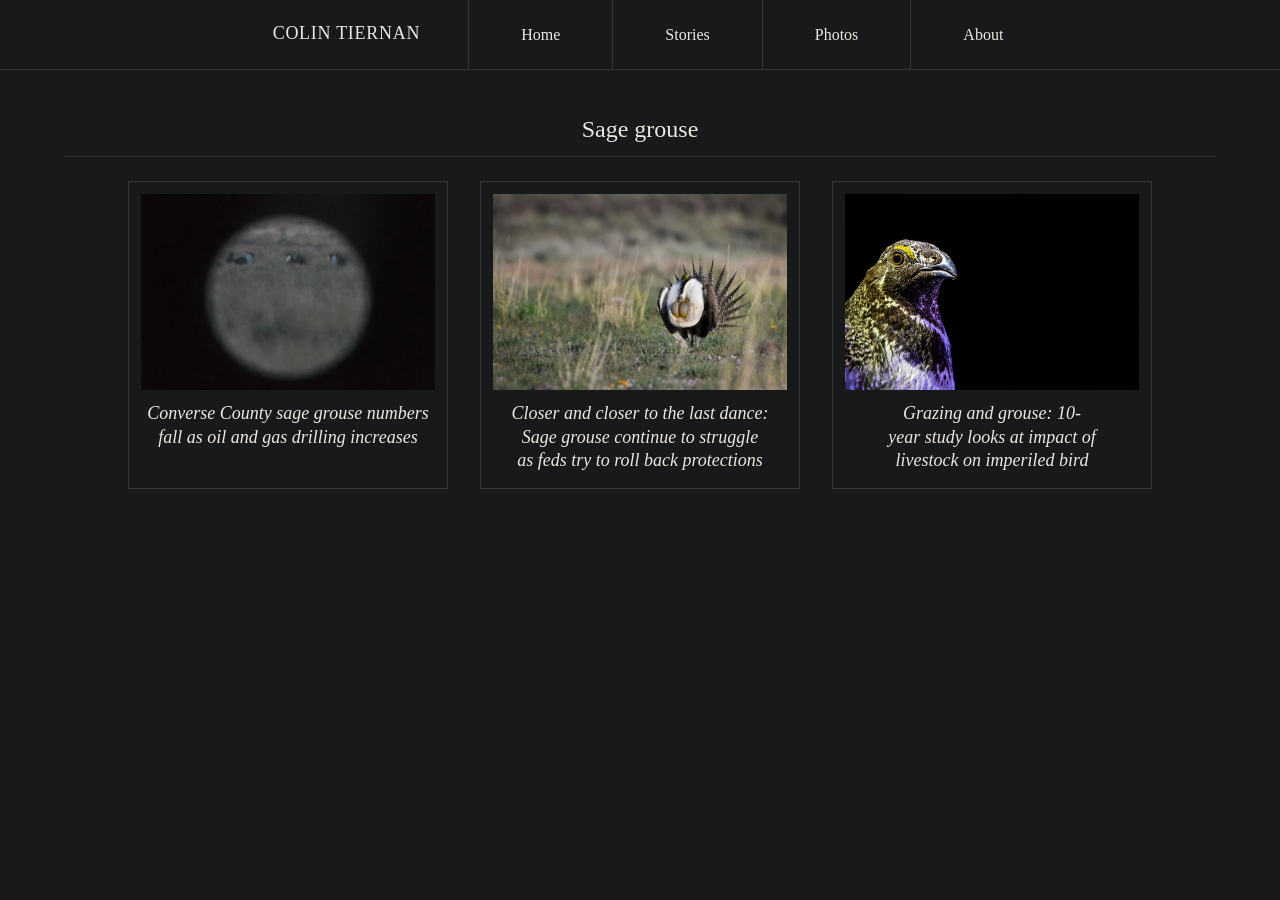
<file: sage-grouse.html>
<!DOCTYPE html>
<html lang="en">
<head>
  <meta charset="utf-8">
  <meta name="viewport" content="width=device-width, initial-scale=1">
  <title>Sage grouse | Colin Tiernan</title>
  <meta name="description" content="Sage grouse reporting and photography by Colin Tiernan.">
  <link rel="stylesheet" href="css/style.css">
</head>
<body>
  <header class="site-header">
    <a href="index.html">
      <span class="site-name">Colin Tiernan</span>
    </a>
    <nav class="site-nav" aria-label="Main">
      <a href="index.html">Home</a>
      <a href="stories.html">Stories</a>
      <a href="photos.html">Photos</a>
      <a href="about.html">About</a>
    </nav>
  </header>

  <main>
    <section class="beat">
      <h2>Sage grouse</h2>
      <ul class="grid">
        <li>
          <a class="card" href="clips/sage-grouse-I.pdf" target="_blank" rel="noopener">
            <img src="thumbnails/grouse-scope.webp" alt="DESCRIBE THE PHOTO" loading="lazy">
            <h3>Converse County sage grouse numbers fall as oil and gas drilling increases</h3>
          </a>
        </li>
        <li>
          <a class="card" href="clips/sage-grouse-II.pdf" target="_blank" rel="noopener">
            <img src="thumbnails/grouse-alternate.webp" alt="DESCRIBE THE PHOTO" loading="lazy">
            <h3>Closer and closer to the last dance: Sage grouse continue to struggle as feds try to roll back protections</h3>
          </a>
        </li>
        <li>
          <a class="card" href="clips/sage-grouse-III.pdf" target="_blank" rel="noopener">
            <img src="thumbnails/tight-grouse.webp" alt="DESCRIBE THE PHOTO" loading="lazy">
            <h3>Grazing and grouse: 10-year study looks at impact of livestock on imperiled bird</h3>
          </a>
        </li>
      </ul>
    </section>
  </main>
</body>
</html>
</file>
<file: css/style.css>
:root {
  --bg: #17191b;
  --ink: #ece8e1;
  --muted: #9a968e;
  --rule: #33363a;
  --accent: #7fa3b8;
  --serif: Georgia, "Times New Roman", serif;
  --sans: Georgia, "Times New Roman", serif;
}

*, *::before, *::after { box-sizing: border-box; }

html { background: var(--bg); }

body {
  margin: 0;
  color: var(--ink);
  background: var(--bg);
  font-family: var(--serif);
  font-size: 1.0625rem;
  line-height: 1.6;
  -webkit-font-smoothing: antialiased;
}

a { color: inherit; text-decoration: none; }
a:focus-visible { outline: 2px solid var(--accent); outline-offset: 4px; }

/* Header */
.site-header {
  display: flex;
  flex-wrap: wrap;
  align-items: stretch;
  justify-content: center;
  padding: 0 1.5rem;
  border-bottom: 1px solid var(--rule);
}

.site-header > a {
  display: flex;
  align-items: center;
  padding: 0 3rem;
}

.site-name {
  font-size: 1.125rem;
  font-weight: 400;
  letter-spacing: 0.04em;
  text-transform: uppercase;
  line-height: 1.1;
  white-space: nowrap;
}

.site-nav {
  display: flex;
  font-family: var(--sans);
  font-size: 1rem;
}
.site-nav a {
  padding: 1.35rem 3.25rem;
  border-left: 1px solid var(--rule);
  border-bottom: 1px solid transparent;
  margin-bottom: -1px;
}
.site-nav a:hover,
.site-nav a[aria-current="page"] { border-bottom-color: var(--accent); }

@media (max-width: 1000px) {
  .site-header > a { padding: 0 2rem; }
  .site-nav a { padding: 1.35rem 1.75rem; }
}

@media (max-width: 700px) {
  .site-header > a { width: 100%; justify-content: center; padding: 0.75rem 0 0; }
  .site-nav a:first-child { border-left: 0; }
  .site-nav a { padding: 0.75rem 1rem; }
}

/* Page container */
main { max-width: 1200px; margin: 0 auto; padding: 0 1.5rem 4rem; }

/* Home tiles */
body:has(.tiles) { min-height: 100vh; display: flex; flex-direction: column; }
main:has(.tiles) {
  flex: 1;
  display: flex;
  flex-direction: column;
  justify-content: center;
  width: 100%;
  max-width: 2000px;
  padding-inline: 3rem;
}

.tiles {
  display: grid;
  grid-template-columns: repeat(3, minmax(0, 1fr));
  gap: 1.5rem;
  width: 100%;
  max-width: calc(4.5 * (100vh - 11rem) + 3rem);
  margin: 0 auto;
  padding: 0;
  list-style: none;
}
.tiles a { display: block; text-align: center; }
.tiles img {
  display: block;
  width: 100%;
  aspect-ratio: 3 / 2;
  object-fit: cover;
  background: #222527;
  transition: opacity 0.2s;
}
.tiles a:hover img { opacity: 0.85; }
.tiles span {
  display: block;
  margin-top: 0.5rem;
  font-size: 1.0625rem;
}
.tiles a:hover span { text-decoration: underline; text-decoration-color: var(--accent); text-underline-offset: 4px; }

@media (max-width: 800px) {
  main:has(.tiles) { padding-inline: 1.5rem; }
  .tiles { grid-template-columns: minmax(0, 1fr); max-width: 480px; }
}

/* Stories */
.beat { margin-top: 2.5rem; }
.beat h2 {
  margin: 0 0 1.5rem;
  padding-bottom: 0.5rem;
  border-bottom: 1px solid var(--rule);
  font-size: 1.5rem;
  font-weight: 500;
  text-align: center;
}

.grid {
  display: grid;
  grid-template-columns: repeat(auto-fit, minmax(260px, 320px));
  justify-content: center;
  gap: 2.25rem 2rem;
  margin: 0;
  padding: 0;
  list-style: none;
}
.grid > li { display: flex; }

.card { display: block; width: 100%; text-align: center; padding: 0.75rem; border: 1px solid var(--rule); }
.card:hover { border-color: var(--accent); }
.card img {
  display: block;
  width: 100%;
  aspect-ratio: 3 / 2;
  object-fit: cover;
  background: #222527;
}
.card h3 {
  margin: 0.75rem 0 0.25rem;
  font-size: 1.125rem;
  font-weight: 400;
  font-style: italic;
  line-height: 1.3;
  text-wrap: balance;
}
.card .meta { display: none; }

.more { margin: 3rem 0 0; text-align: center; }
.more a {
  display: inline-block;
  padding: 0.9rem 3rem;
  border: 1.5px solid var(--ink);
  font-family: var(--sans);
  font-size: 1.125rem;
  font-style: normal;
  transition: background-color 0.2s, color 0.2s;
}
.more a:hover {
  background: var(--ink);
  color: var(--bg);
}

/* About page background photo */
/* About */
body.about-page {
  /* Save your photo as images/about-bg.jpg, or change the filename here */
  --about-bg: url("../thumbnails/wallpaper.webp");
  --about-dim: 0.75;   /* 0 = full photo, 1 = solid dark; raise it if text is hard to read */
  min-height: 100vh;
  background:
    linear-gradient(rgba(23, 25, 27, var(--about-dim)), rgba(23, 25, 27, var(--about-dim))),
    var(--about-bg) center / cover no-repeat;
}
body.about-page .site-header { background: var(--bg); }

.about {
  max-width: 62rem;
  display: grid;
  grid-template-columns: minmax(0, 1fr) 1px minmax(0, 1fr);
  gap: 0 3.5rem;
  padding: 4rem 1.5rem 5rem;
  text-shadow: 0 1px 6px rgba(0, 0, 0, 0.55);
}
.about h2 { margin: 0 0 1.75rem; font-size: 1.5rem; font-weight: 500; text-align: center; }
.about-text p { margin: 0 0 1.25rem; }
.about-divider { background: rgba(236, 232, 225, 0.45); }

.about-contact {
  display: flex;
  flex-direction: column;
  align-items: center;
  text-align: center;
}
.about-contact h2 { margin-bottom: 4rem; }

.about-contact .email {
  margin-bottom: 5rem;
  font-size: 1.375rem;
  border-bottom: 1px solid rgba(236, 232, 225, 0.6);
}
.about-contact .email:hover { border-bottom-color: var(--accent); }

.about-contact .links-label {
  width: 100%;
  max-width: 16rem;
  margin: 0 0 1.25rem;
  padding-top: 2rem;
  border-top: 1px solid rgba(236, 232, 225, 0.35);
}

.about-contact .links a {
  display: block;
  padding: 0.7rem 1.5rem;
  border: 1px solid rgba(236, 232, 225, 0.7);
  background: rgba(23, 25, 27, 0.35);
}
.about-contact .links a:hover { border-color: var(--accent); }

@media (max-width: 800px) {
  .about { grid-template-columns: minmax(0, 1fr); gap: 0; }
  .about-divider { height: 1px; margin: 2.5rem 0; }
}

@media (max-width: 600px) {
  .tiles {
    padding-top: 20px;
  }
}
</file>
<file: css/gallery.css>
:root { --header-h: 88px; }  /* height of name + nav; adjust if the gallery scrolls */

/* =========================
   PHOTOGRAPHY HUB
   ========================= */

.pj-main {
  max-width: 1100px;
  margin: 0 auto;
  padding: 0 1rem 1.5rem;
}

.pj-grid {
  display: grid;
  grid-template-columns: repeat(2, minmax(0, 1fr));
  column-gap: 20px;
  row-gap: 28px;
  margin: 2.5rem auto 0;
  max-width: calc(1.5 * (100vh - 250px) + 20px);
  max-width: calc(1.5 * (100dvh - 250px) + 20px);
}

.pj-tile { display: block; color: inherit; }

.pj-tile img {
  display: block;
  width: 100%;
  aspect-ratio: 3 / 2;
  object-fit: cover;
  background: #222527;
  transition: opacity 0.2s;
}

.pj-tile h2 {
  text-align: center;
  font-size: 1.0625rem;
  font-weight: 400;
  margin: 8px 0 0;
}

.pj-tile:hover img,
.pj-tile:focus img { opacity: 0.85; }

@media (max-width: 600px) {
  .pj-grid { grid-template-columns: 1fr; max-width: none; }
}

/* =========================
   GALLERY (click-through)
   ========================= */

body.pjg-page { background: #000; }

.pjg-viewer {
  display: flex;
  align-items: stretch;
  background: #000;
  min-height: calc(100vh - var(--header-h));
  min-height: calc(100dvh - var(--header-h));
}

.pjg-arrow {
  flex: 0 0 72px;
  background: transparent;
  border: 0;
  color: #fff;
  cursor: pointer;
  display: flex;
  align-items: center;
  justify-content: center;
  opacity: 0.6;
  transition: opacity 0.2s;
}

.pjg-arrow:hover,
.pjg-arrow:focus-visible {
  opacity: 1;
  background: rgba(255, 255, 255, 0.06);
}

.pjg-arrow svg {
  width: 28px;
  height: 28px;
  stroke: currentColor;
  fill: none;
  stroke-width: 2;
}

.pjg-stage {
  flex: 1;
  min-width: 0;
  display: flex;
  align-items: center;
  justify-content: center;
  padding: 12px 0;
}

.pjg-frame {
  position: relative;
  display: inline-block;
  line-height: 0;
}

.pjg-frame img {
  display: block;
  max-width: 100%;
  max-height: calc(100vh - var(--header-h) - 24px);
  max-height: calc(100dvh - var(--header-h) - 24px);
  width: auto;
  height: auto;
  opacity: 0;
  transition: opacity 0.25s ease;
}

.pjg-caption {
  position: absolute;
  right: 24px;
  bottom: 24px;
  max-width: 50%;
  box-sizing: border-box;
  padding: 18px 28px;
  background: rgba(0, 0, 0, 0.6);
  color: #fff;
  font-size: 16px;
  line-height: 1.45;
  text-align: left;
  opacity: 0;
  pointer-events: none;
  transition: opacity 0.2s ease;
}

@media (hover: hover) {
  .pjg-frame:hover .pjg-caption { opacity: 1; }
}

.pjg-frame.show-caption .pjg-caption { opacity: 1; }

@media (max-width: 700px) {
  .pjg-arrow { flex-basis: 44px; }
  .pjg-caption {
    max-width: calc(100% - 16px);
    right: 8px;
    bottom: 8px;
    padding: 12px 16px;
    font-size: 15px;
  }
}

.pjg-headline {
  font-size: 1.15em;
  font-weight: bold;
  line-height: 1.3;
  margin-bottom: 8px;
}

.pjg-headline:empty { display: none; }

/* Black all the way down on gallery pages */
html:has(body.pjg-page) { background: #000; }

body.pjg-page {
  --header-h: 88px;
  background: #000;
  min-height: 100vh;
  min-height: 100dvh;
  display: flex;
  flex-direction: column;
}

body.pjg-page .pjg-viewer { flex: 1; min-height: 0; }

body.pjg-page .pjg-frame img {
  max-height: calc(100vh - var(--header-h) - 24px);
  max-height: calc(100dvh - var(--header-h) - 24px);
}

@media (max-width: 700px) {
  .pjg-caption {
    padding: 8px 12px;
    font-size: 13px;
    line-height: 1.35;
  }

  .pjg-headline {
    font-size: 1.05em;
    margin-bottom: 4px;
  }
}
</file>
